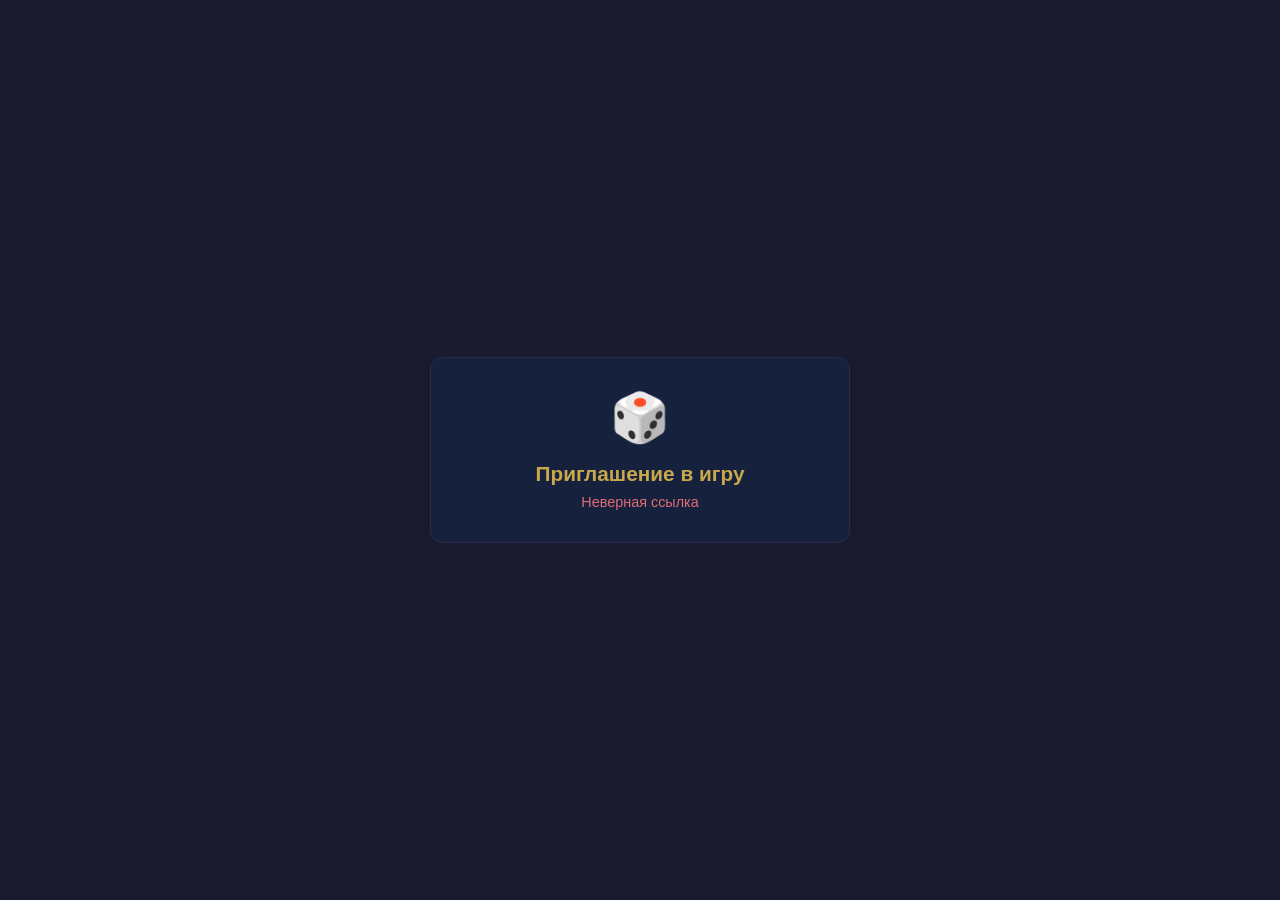
<file: resources/static/invite.html>
<!DOCTYPE html>
<html lang="ru">
<head>
<meta charset="utf-8">
<meta name="viewport" content="width=device-width, initial-scale=1">
<link rel="icon" href="/favicon.png" type="image/png">
<title>Приглашение в игру</title>
<style>
  :root {
    --bg: #1a1a2e; --bg2: #16213e; --gold: #c9a84c;
    --text: #e0e0e0; --muted: #888; --danger: #e06c75;
    --success: #98c379; --border: #2a2a4a;
  }
  * { box-sizing: border-box; margin: 0; padding: 0; }
  body { background: var(--bg); color: var(--text); font-family: -apple-system, BlinkMacSystemFont, "Segoe UI", Roboto, sans-serif; min-height: 100vh; display: flex; align-items: center; justify-content: center; padding: 20px; }
  .card { background: var(--bg2); border: 1px solid var(--border); border-radius: 12px; padding: 32px; max-width: 420px; width: 100%; text-align: center; }
  .icon { font-size: 3rem; margin-bottom: 16px; }
  h1 { font-size: 1.3rem; color: var(--gold); margin-bottom: 8px; }
  .game-name { font-size: 1.1rem; font-weight: 600; margin-bottom: 4px; }
  .role-badge { display: inline-block; font-size: 0.78rem; padding: 3px 12px; border-radius: 12px; font-weight: 600; text-transform: uppercase; letter-spacing: .05em; margin: 8px 0 16px; }
  .role-player    { background: #2a2a2a; color: #888; }
  .role-moderator { background: #1a2040; color: #61afef; }
  .role-admin     { background: #1a2d1a; color: #98c379; }
  .meta { font-size: 0.85rem; color: var(--muted); margin-bottom: 24px; }
  .btn { display: block; width: 100%; padding: 11px; border-radius: 8px; border: none; cursor: pointer; font-size: 1rem; font-weight: 600; transition: opacity .2s; margin-bottom: 10px; }
  .btn:hover { opacity: .85; }
  .btn-primary { background: var(--gold); color: #1a1a2e; }
  .btn-ghost { background: transparent; border: 1px solid var(--border); color: var(--text); }
  .msg { font-size: 0.9rem; color: var(--muted); margin-top: 8px; }
  .msg.error { color: var(--danger); }
  .msg.success { color: var(--success); }
</style>
</head>
<body>
<div class="card" id="card">
  <div class="icon">🎲</div>
  <h1>Приглашение в игру</h1>
  <div id="content"><div class="msg">Загрузка…</div></div>
</div>

<script>
const token = location.pathname.split('/invite/')[1];
let accessToken = localStorage.getItem('access_token');

async function refreshToken() {
  const r = await fetch('/auth/refresh', { method: 'POST', credentials: 'include' });
  if (r.ok) {
    const d = await r.json();
    accessToken = d.access_token;
    localStorage.setItem('access_token', accessToken);
    return true;
  }
  return false;
}

async function apiJson(method, path, body) {
  const opts = { method, headers: { 'Content-Type': 'application/json' } };
  if (accessToken) opts.headers['Authorization'] = 'Bearer ' + accessToken;
  if (body !== undefined) opts.body = JSON.stringify(body);
  let res = await fetch(path, opts);
  if (res.status === 401) {
    if (await refreshToken()) {
      opts.headers['Authorization'] = 'Bearer ' + accessToken;
      res = await fetch(path, opts);
    }
  }
  if (!res.ok) {
    const data = await res.json().catch(() => ({}));
    throw new Error(data.detail || 'Ошибка ' + res.status);
  }
  return res.status === 204 ? null : res.json();
}

async function init() {
  if (!token) { show('<div class="msg error">Неверная ссылка</div>'); return; }

  let info;
  try {
    info = await apiJson('GET', `/api/invites/${token}`);
  } catch (e) {
    show(`<div class="msg error">${e.message}</div>`);
    return;
  }

  if (info.used) {
    show(`<div class="msg error">Эта ссылка уже была использована</div>`);
    return;
  }
  if (info.expired) {
    show(`<div class="msg error">Срок действия ссылки истёк</div>`);
    return;
  }

  const exp = info.expires_at
    ? 'до ' + new Date(info.expires_at).toLocaleString('ru')
    : 'без ограничений';

  show(`
    <div class="game-name">${esc(info.game_name || 'Игра')}</div>
    <div class="role-badge role-${info.role}">${info.role}</div>
    <div class="meta">Срок действия: ${exp}</div>
    <button class="btn btn-primary" onclick="accept()">Принять приглашение</button>
    <button class="btn btn-ghost" onclick="window.location.href='/'">Отмена</button>
    <div class="msg" id="msg"></div>
  `);
}

async function accept() {
  if (!accessToken) {
    // Не авторизован — редирект на логин, вернёмся сюда после
    localStorage.setItem('invite_redirect', location.href);
    window.location.href = '/login';
    return;
  }
  try {
    const result = await apiJson('POST', `/api/invites/${token}/accept`);
    document.getElementById('msg').textContent = '';
    show(`
      <div class="icon">✅</div>
      <h1>Вы в игре!</h1>
      <div class="game-name">${esc(result.game_name || '')}</div>
      <div class="role-badge role-${result.role}">${result.role}</div>
      <button class="btn btn-primary" onclick="window.location.href='/games'" style="margin-top:20px">Перейти к играм</button>
    `);
  } catch (e) {
    const msgEl = document.getElementById('msg');
    if (msgEl) msgEl.textContent = e.message;
    else show(`<div class="msg error">${e.message}</div>`);
  }
}

function show(html) { document.getElementById('content').innerHTML = html; }
function esc(s) { return String(s||'').replace(/&/g,'&amp;').replace(/</g,'&lt;').replace(/>/g,'&gt;'); }

// Handle redirect back from login
const redirect = localStorage.getItem('invite_redirect');
if (redirect && redirect === location.href) {
  localStorage.removeItem('invite_redirect');
}

init();
</script>
</body>
</html>
</file>
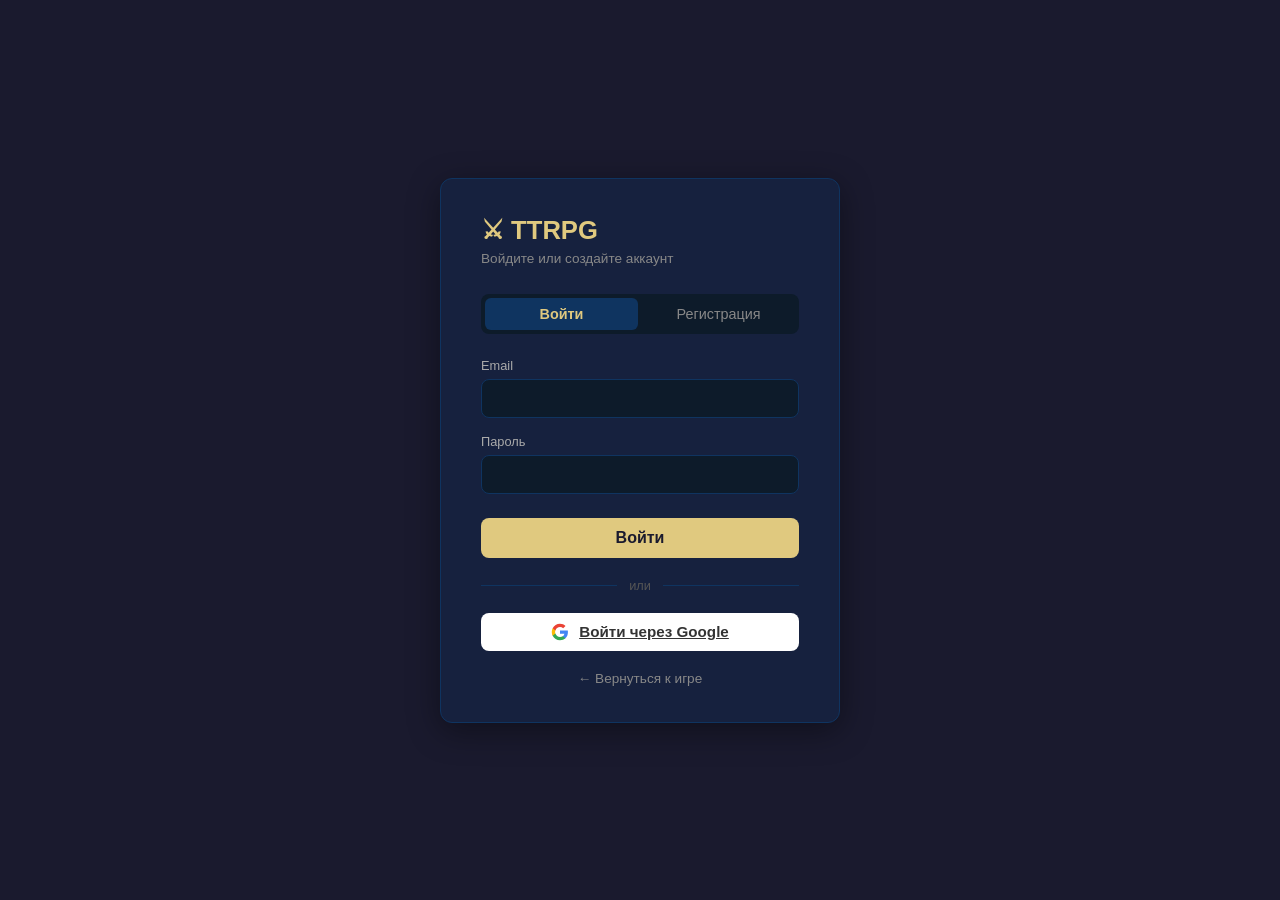
<file: resources/static/login.html>
<!DOCTYPE html>
<html lang="ru">
<head>
<meta charset="UTF-8">
<meta name="viewport" content="width=device-width, initial-scale=1.0">
<link rel="icon" href="/favicon.png" type="image/png">
<title>Вход — TTRPG</title>
<script>document.documentElement.dataset.theme = localStorage.theme || 'dark'</script>
<style>
  *, *::before, *::after { box-sizing: border-box; margin: 0; padding: 0; }

  body {
    font-family: -apple-system, BlinkMacSystemFont, "Segoe UI", Roboto, sans-serif;
    background: #1a1a2e;
    color: #e0e0e0;
    min-height: 100vh;
    display: flex;
    align-items: center;
    justify-content: center;
  }

  .card {
    background: #16213e;
    border: 1px solid #0f3460;
    border-radius: 12px;
    padding: 36px 40px;
    width: 100%;
    max-width: 400px;
    box-shadow: 0 8px 32px rgba(0,0,0,0.4);
  }

  h1 {
    font-size: 1.6rem;
    font-weight: 700;
    margin-bottom: 6px;
    color: #e0c97f;
  }

  .subtitle {
    font-size: 0.85rem;
    color: #888;
    margin-bottom: 28px;
  }

  .tabs {
    display: flex;
    gap: 4px;
    margin-bottom: 24px;
    background: #0d1b2a;
    border-radius: 8px;
    padding: 4px;
  }

  .tab-btn {
    flex: 1;
    padding: 8px;
    border: none;
    border-radius: 6px;
    background: transparent;
    color: #888;
    font-size: 0.9rem;
    cursor: pointer;
    transition: all 0.15s;
  }

  .tab-btn.active {
    background: #0f3460;
    color: #e0c97f;
    font-weight: 600;
  }

  .form-group {
    margin-bottom: 16px;
  }

  label {
    display: block;
    font-size: 0.8rem;
    color: #aaa;
    margin-bottom: 6px;
  }

  input {
    width: 100%;
    padding: 10px 14px;
    background: #0d1b2a;
    border: 1px solid #0f3460;
    border-radius: 8px;
    color: #e0e0e0;
    font-size: 0.95rem;
    outline: none;
    transition: border-color 0.15s;
  }

  input:focus {
    border-color: #e0c97f;
  }

  .btn-primary {
    width: 100%;
    padding: 11px;
    background: #e0c97f;
    color: #1a1a2e;
    border: none;
    border-radius: 8px;
    font-size: 1rem;
    font-weight: 700;
    cursor: pointer;
    margin-top: 8px;
    transition: opacity 0.15s;
  }

  .btn-primary:hover { opacity: 0.9; }
  .btn-primary:disabled { opacity: 0.5; cursor: default; }

  .divider {
    display: flex;
    align-items: center;
    gap: 12px;
    margin: 20px 0;
    color: #555;
    font-size: 0.8rem;
  }

  .divider::before, .divider::after {
    content: '';
    flex: 1;
    height: 1px;
    background: #0f3460;
  }

  .btn-google {
    width: 100%;
    padding: 10px;
    background: #fff;
    color: #333;
    border: none;
    border-radius: 8px;
    font-size: 0.95rem;
    font-weight: 600;
    cursor: pointer;
    display: flex;
    align-items: center;
    justify-content: center;
    gap: 10px;
    transition: opacity 0.15s;
  }

  .btn-google:hover { opacity: 0.9; }

  .btn-google svg {
    width: 18px;
    height: 18px;
    flex-shrink: 0;
  }

  .error-msg {
    background: rgba(220, 53, 69, 0.15);
    border: 1px solid rgba(220, 53, 69, 0.4);
    color: #ff8080;
    border-radius: 8px;
    padding: 10px 14px;
    font-size: 0.85rem;
    margin-bottom: 16px;
    display: none;
  }

  .error-msg.visible { display: block; }

  .back-link {
    display: block;
    text-align: center;
    margin-top: 20px;
    color: #888;
    font-size: 0.85rem;
    text-decoration: none;
  }

  .back-link:hover { color: #e0c97f; }

  #googleSection { display: block; }
</style>
</head>
<body>

<div class="card">
  <h1>⚔ TTRPG</h1>
  <p class="subtitle">Войдите или создайте аккаунт</p>

  <div class="tabs">
    <button class="tab-btn active" onclick="switchTab('login')">Войти</button>
    <button class="tab-btn" onclick="switchTab('register')">Регистрация</button>
  </div>

  <div id="errorMsg" class="error-msg"></div>

  <!-- Login form -->
  <form id="loginForm" onsubmit="submitLogin(event)">
    <div class="form-group">
      <label>Email</label>
      <input type="email" id="loginUsername" autocomplete="email" required>
    </div>
    <div class="form-group">
      <label>Пароль</label>
      <input type="password" id="loginPassword" autocomplete="current-password" required>
    </div>
    <button type="submit" class="btn-primary" id="loginBtn">Войти</button>
  </form>

  <!-- Register form -->
  <form id="registerForm" style="display:none" onsubmit="submitRegister(event)">
    <div class="form-group">
      <label>Email</label>
      <input type="email" id="regEmail" autocomplete="email" required>
    </div>
    <div class="form-group">
      <label>Никнейм <span style="color:#555">(необязательно — можно задать позже)</span></label>
      <input type="text" id="regUsername" autocomplete="username" minlength="2" maxlength="60">
    </div>
    <div class="form-group">
      <label>Пароль (минимум 6 символов)</label>
      <input type="password" id="regPassword" autocomplete="new-password" required minlength="6">
    </div>
    <button type="submit" class="btn-primary" id="registerBtn">Зарегистрироваться</button>
  </form>

  <div id="googleSection">
    <div class="divider">или</div>
    <a href="/auth/google" class="btn-google">
      <svg viewBox="0 0 24 24" xmlns="http://www.w3.org/2000/svg">
        <path d="M22.56 12.25c0-.78-.07-1.53-.2-2.25H12v4.26h5.92c-.26 1.37-1.04 2.53-2.21 3.31v2.77h3.57c2.08-1.92 3.28-4.74 3.28-8.09z" fill="#4285F4"/>
        <path d="M12 23c2.97 0 5.46-.98 7.28-2.66l-3.57-2.77c-.98.66-2.23 1.06-3.71 1.06-2.86 0-5.29-1.93-6.16-4.53H2.18v2.84C3.99 20.53 7.7 23 12 23z" fill="#34A853"/>
        <path d="M5.84 14.09c-.22-.66-.35-1.36-.35-2.09s.13-1.43.35-2.09V7.07H2.18C1.43 8.55 1 10.22 1 12s.43 3.45 1.18 4.93l3.66-2.84z" fill="#FBBC05"/>
        <path d="M12 5.38c1.62 0 3.06.56 4.21 1.64l3.15-3.15C17.45 2.09 14.97 1 12 1 7.7 1 3.99 3.47 2.18 7.07l3.66 2.84c.87-2.6 3.3-4.53 6.16-4.53z" fill="#EA4335"/>
      </svg>
      Войти через Google
    </a>
  </div>

  <a href="/play" class="back-link">← Вернуться к игре</a>
</div>

<script>
  const REDIRECT = new URLSearchParams(location.search).get('next') || '/play';

  // ── Handle Google OAuth redirect with access_token ──────────────────────
  (function handleGoogleCallback() {
    const params = new URLSearchParams(location.search);
    const token = params.get('access_token');
    if (token) {
      localStorage.setItem('access_token', token);
      history.replaceState({}, '', location.pathname);
      window.location.href = REDIRECT;
    }
  })();

  function switchTab(tab) {
    const isLogin = tab === 'login';
    document.getElementById('loginForm').style.display = isLogin ? '' : 'none';
    document.getElementById('registerForm').style.display = isLogin ? 'none' : '';
    document.querySelectorAll('.tab-btn').forEach((btn, i) => {
      btn.classList.toggle('active', (i === 0) === isLogin);
    });
    clearError();
  }

  function showError(msg) {
    const el = document.getElementById('errorMsg');
    el.textContent = msg;
    el.classList.add('visible');
  }

  function clearError() {
    document.getElementById('errorMsg').classList.remove('visible');
  }

  async function submitLogin(e) {
    e.preventDefault();
    clearError();
    const btn = document.getElementById('loginBtn');
    btn.disabled = true;
    btn.textContent = 'Входим...';
    try {
      const res = await fetch('/auth/login', {
        method: 'POST',
        headers: { 'Content-Type': 'application/json' },
        body: JSON.stringify({
          email: document.getElementById('loginUsername').value.trim(),
          password: document.getElementById('loginPassword').value,
        }),
        credentials: 'include',
      });
      const data = await res.json();
      if (!res.ok) throw new Error(data.detail || 'Ошибка входа');
      localStorage.setItem('access_token', data.access_token);
      window.location.href = REDIRECT;
    } catch (err) {
      showError(err.message);
    } finally {
      btn.disabled = false;
      btn.textContent = 'Войти';
    }
  }

  async function submitRegister(e) {
    e.preventDefault();
    clearError();
    const btn = document.getElementById('registerBtn');
    btn.disabled = true;
    btn.textContent = 'Регистрируем...';
    try {
      const res = await fetch('/auth/register', {
        method: 'POST',
        headers: { 'Content-Type': 'application/json' },
        body: JSON.stringify({
          email: document.getElementById('regEmail').value.trim(),
          username: document.getElementById('regUsername').value.trim() || null,
          password: document.getElementById('regPassword').value,
        }),
        credentials: 'include',
      });
      const data = await res.json();
      if (!res.ok) throw new Error(data.detail || 'Ошибка регистрации');
      localStorage.setItem('access_token', data.access_token);
      window.location.href = REDIRECT;
    } catch (err) {
      showError(err.message);
    } finally {
      btn.disabled = false;
      btn.textContent = 'Зарегистрироваться';
    }
  }
</script>

</body>
</html>
</file>
